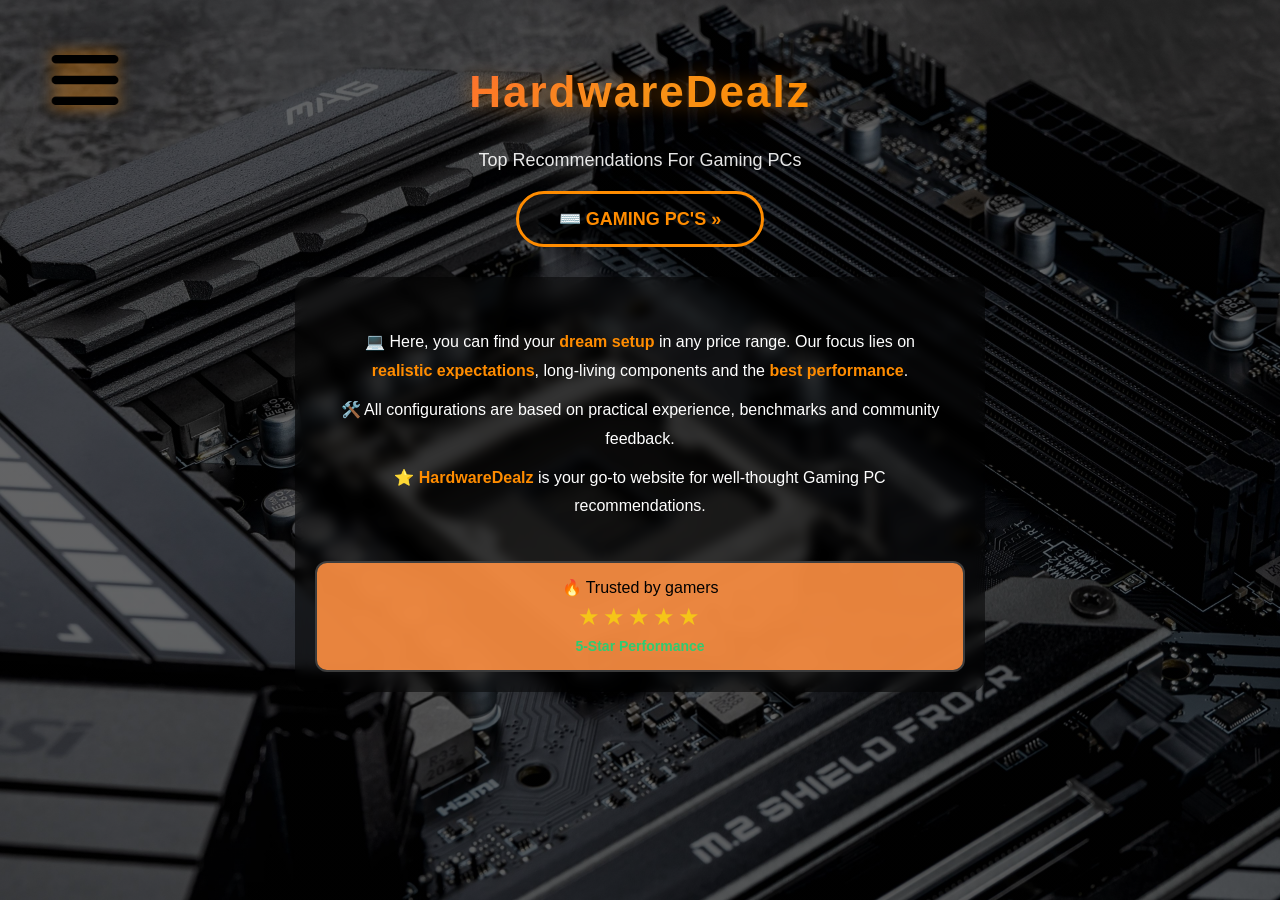
<file: index.html>
<!DOCTYPE html>
<html lang="en">
<head>
    <meta charset="UTF-8">
    <title>HardwareDealz</title>
    <link rel="stylesheet" href="style.css">
    <meta name="viewport" content="width=device-width, initial-scale=1.0">
</head>
<body>

<div class="hero">
    <a href="index.html" class="icon">
        <img src="img/IMG_7681.PNG" alt="Icon">
    </a>

    <div class="hero-content">
        <h1>Hardware<b>Dealz</b></h1>
        <h2 class="subtitle">Top Recommendations For Gaming PCs</h2>
        <a href="pc.html" class="btn">⌨️ GAMING PC'S »</a>
    </div>

    <div class="content">
        <p class="content-text">
            💻 Here, you can find your <strong>dream setup</strong> in any price range.
            Our focus lies on <span class="highlight">realistic expectations</span>,
            long-living components and the <strong>best performance</strong>.
            <br><br>
            🛠️ All configurations are based on practical experience, benchmarks and
            community feedback.
            <br><br>
            ⭐ <strong>Hardware<span class="dealz">Dealz</span></strong> is your go-to website
            for well-thought Gaming PC recommendations.
        </p>

        <div class="rating-box">
            🔥 Trusted by gamers
            <div class="stars">★★★★★</div>
            <span class="rating-text">5-Star Performance</span>
        </div>
    </div>
</div>

</body>
</html>
</file>
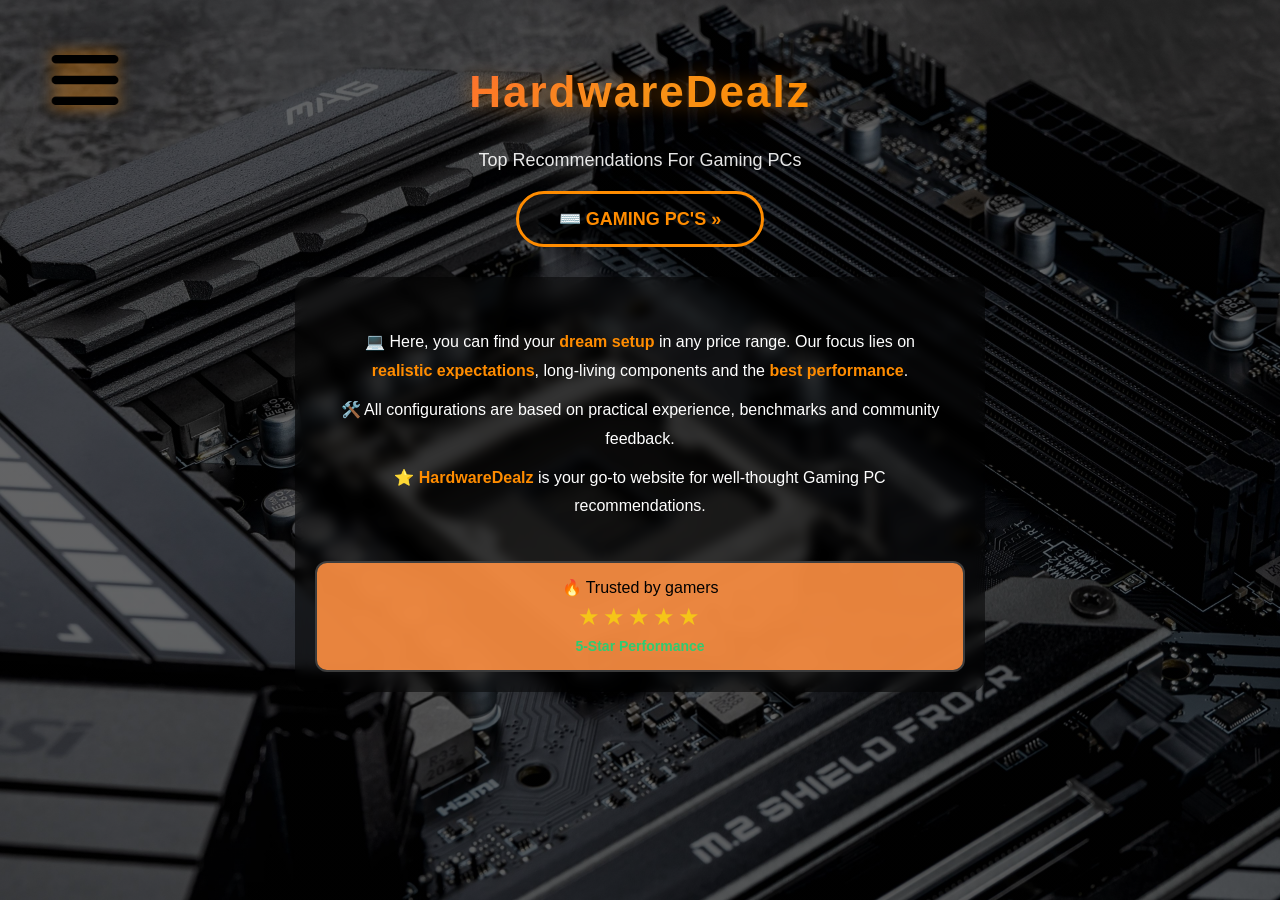
<file: main.html>
<!DOCTYPE html>
<html lang="en">
<head>
    <meta charset="UTF-8">
    <title>HardwareDealz</title>
    <link rel="stylesheet" href="style.css">
</head>
<body>

<div class="hero">
    <a href="main.html" class="icon">
        <img src="img/IMG_7681.PNG" alt="Icon">
    </a>

    <div class="hero-content">
        <h1>Hardware<b>Dealz</b></h1>
        <h2 class="subtitle">Top Recommendations For Gaming PCs</h2>
        <a href="Pc.html" class="btn">⌨️ GAMING PC'S »</a>
    </div>

    <div class="content">
        <p class="content-text">
            💻 Here, you can find your <strong>dream setup</strong> in any price range.
            Our focus lies on <span class="highlight">realistic expectations</span>,
            long-living components and the <strong>best performance</strong>.
            <br><br>
            🛠️ All configurations are based on practical experience, benchmarks and
            community feedback.
            <br><br>
            ⭐ <strong>Hardware<span class="dealz">Dealz</span></strong> is your go-to website
            for well-thought Gaming PC recommendations.
        </p>

        <div class="rating-box">
            🔥 Trusted by gamers
            <div class="stars">★★★★★</div>
            <span class="rating-text">5-Star Performance</span>
        </div>
    </div>
</div>

</body>
</html>
</file>
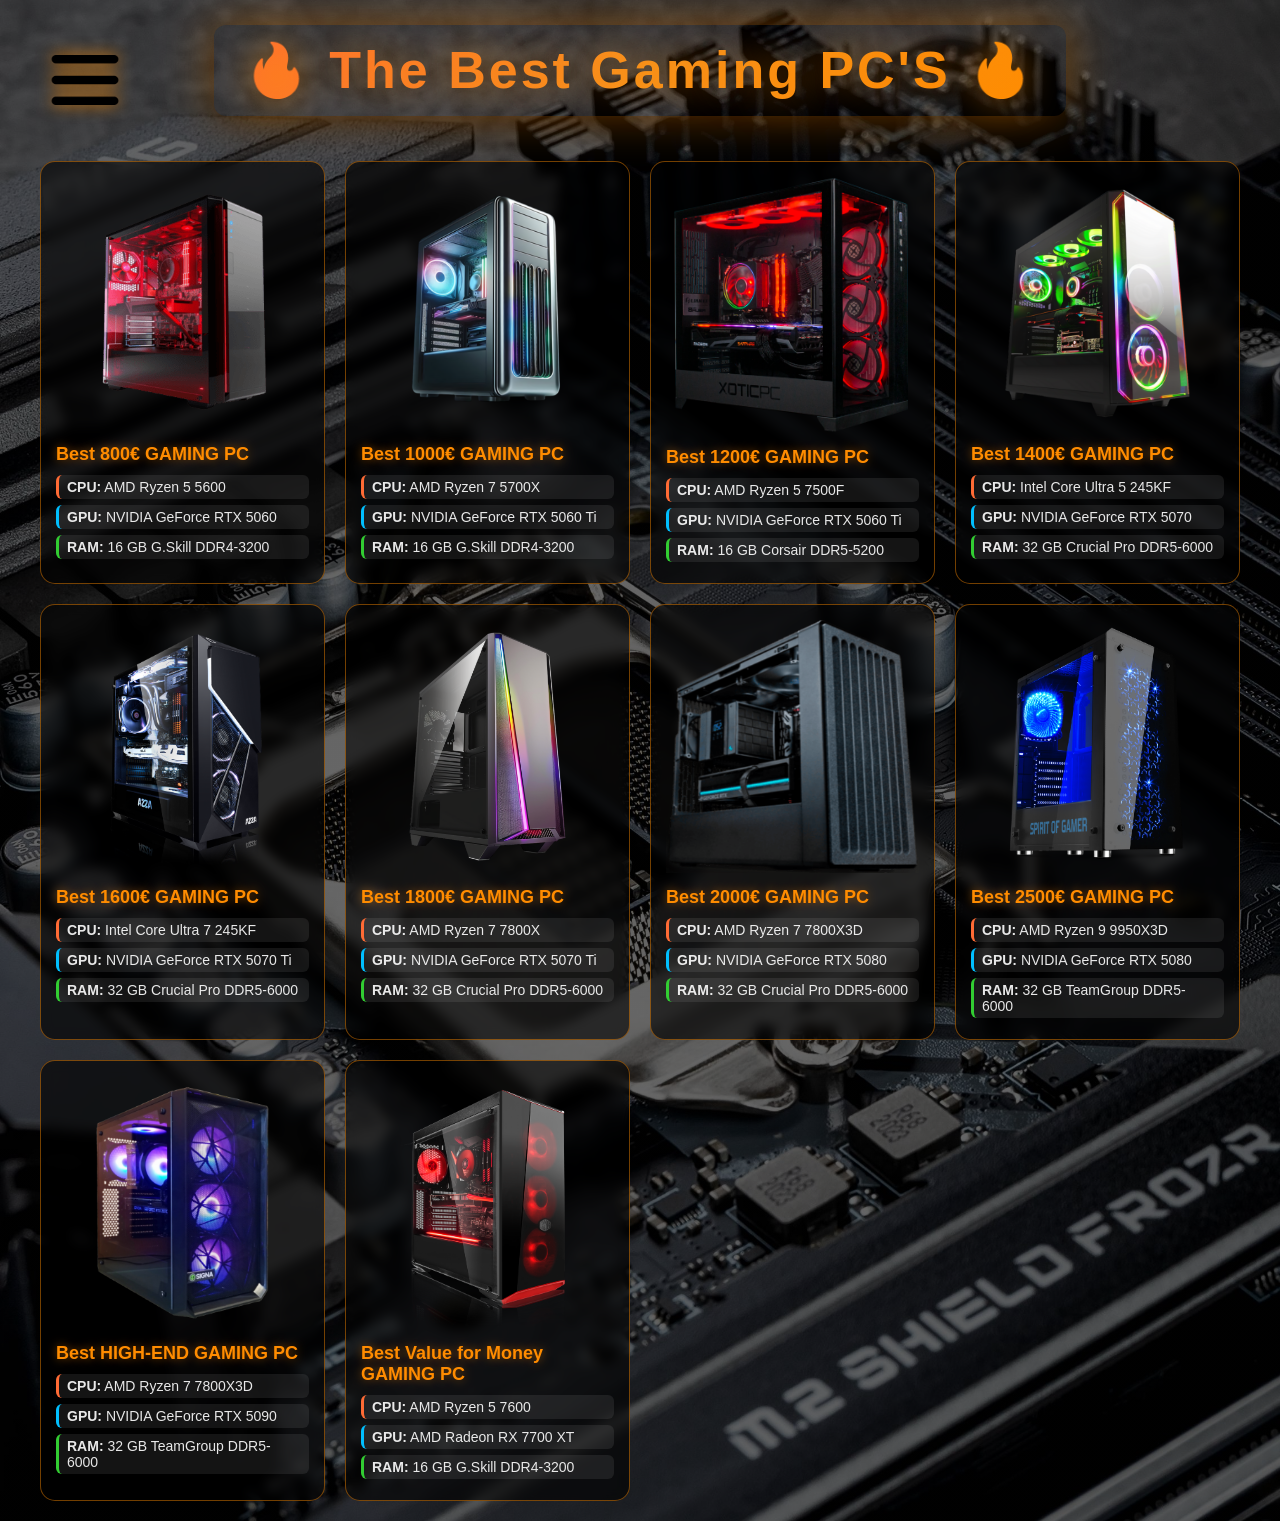
<file: Pc.html>
<!DOCTYPE html>
<html lang="en">
<head>
    <meta charset="UTF-8">
    <meta name="viewport" content="width=device-width, initial-scale=1.0">
    <title>My PC List</title>
    <link rel="stylesheet" href="PcStyle.css">
</head>
<body>

    <div class="icon">
        <a href="main.html"><img src="img/IMG_7681.PNG" alt="Home"></a>
    </div>

    <h1>🔥 The Best Gaming PC'S 🔥</h1>

    <div class="container">

        <div class="card">
            <div class="image"><img src="img/C1.png" alt="Best 800€ GAMING PC" width="200" height="200"></div>
            <h2>Best 800€ GAMING PC</h2>
            <p><strong>CPU:</strong> AMD Ryzen 5 5600</p>
            <p><strong>GPU:</strong> NVIDIA GeForce RTX 5060</p>
            <p><strong>RAM:</strong> 16 GB G.Skill DDR4-3200</p>
        </div>

        <div class="card">
            <div class="image"><img src="img/C2.png" alt="Best 1000€ GAMING PC" width="200" height="200"></div>
            <h2>Best 1000€ GAMING PC</h2>
            <p><strong>CPU:</strong> AMD Ryzen 7 5700X</p>
            <p><strong>GPU:</strong> NVIDIA GeForce RTX 5060 Ti</p>
            <p><strong>RAM:</strong> 16 GB G.Skill DDR4-3200</p>
        </div>

        <div class="card">
            <div class="image"><img src="img/C3.png" alt="Best 1200€ GAMING PC" width="200" height="200"></div>
            <h2>Best 1200€ GAMING PC</h2>
            <p><strong>CPU:</strong> AMD Ryzen 5 7500F</p>
            <p><strong>GPU:</strong> NVIDIA GeForce RTX 5060 Ti</p>
            <p><strong>RAM:</strong> 16 GB Corsair DDR5-5200</p>
        </div>

        <div class="card">
            <div class="image"><img src="img/C4.webp" alt="Best 1400€ GAMING PC" width="200" height="200"></div>
            <h2>Best 1400€ GAMING PC</h2>
            <p><strong>CPU:</strong> Intel Core Ultra 5 245KF</p>
            <p><strong>GPU:</strong> NVIDIA GeForce RTX 5070</p>
            <p><strong>RAM:</strong> 32 GB Crucial Pro DDR5-6000</p>
        </div>

        <div class="card">
            <div class="image"><img src="img/C5.png" alt="Best 1600€ GAMING PC" width="200" height="200"></div>
            <h2>Best 1600€ GAMING PC</h2>
            <p><strong>CPU:</strong> Intel Core Ultra 7 245KF</p>
            <p><strong>GPU:</strong> NVIDIA GeForce RTX 5070 Ti</p>
            <p><strong>RAM:</strong> 32 GB Crucial Pro DDR5-6000</p>
        </div>

        <div class="card">
            <div class="image"><img src="img/C6.webp" alt="Best 1800€ GAMING PC" width="200" height="200"></div>
            <h2>Best 1800€ GAMING PC</h2>
            <p><strong>CPU:</strong> AMD Ryzen 7 7800X</p>
            <p><strong>GPU:</strong> NVIDIA GeForce RTX 5070 Ti</p>
            <p><strong>RAM:</strong> 32 GB Crucial Pro DDR5-6000</p>
        </div>

        <div class="card">
            <div class="image"><img src="img/imresizer-C7.png" alt="Best 2000€ GAMING PC" width="200" height="200"></div>
            <h2>Best 2000€ GAMING PC</h2>
            <p><strong>CPU:</strong> AMD Ryzen 7 7800X3D</p>
            <p><strong>GPU:</strong> NVIDIA GeForce RTX 5080</p>
            <p><strong>RAM:</strong> 32 GB Crucial Pro DDR5-6000</p>
        </div>

        <div class="card">
            <div class="image"><img src="img/C8 (2).png" alt="Best 2500€ GAMING PC" width="200" height="200"></div>
            <h2>Best 2500€ GAMING PC</h2>
            <p><strong>CPU:</strong> AMD Ryzen 9 9950X3D</p>
            <p><strong>GPU:</strong> NVIDIA GeForce RTX 5080</p>
            <p><strong>RAM:</strong> 32 GB TeamGroup DDR5-6000</p>
        </div>

        <div class="card">
            <div class="image"><img src="img/imresizer-C11 (1).png" alt="Best HIGH-END GAMING PC" width="200" height="300"></div>
            <h2>Best HIGH-END GAMING PC</h2>
            <p><strong>CPU:</strong> AMD Ryzen 7 7800X3D</p>
            <p><strong>GPU:</strong> NVIDIA GeForce RTX 5090</p>
            <p><strong>RAM:</strong> 32 GB TeamGroup DDR5-6000</p>
        </div>

        <div class="card">
            <div class="image"><img src="img/C10.png" alt="Best Value for Money GAMING PC" width="200" height="200"></div>
            <h2>Best Value for Money GAMING PC</h2>
            <p><strong>CPU:</strong> AMD Ryzen 5 7600</p>
            <p><strong>GPU:</strong> AMD Radeon RX 7700 XT</p>
            <p><strong>RAM:</strong> 16 GB G.Skill DDR4-3200</p>
        </div>

    </div>

</body>
</html>

</html>
</file>
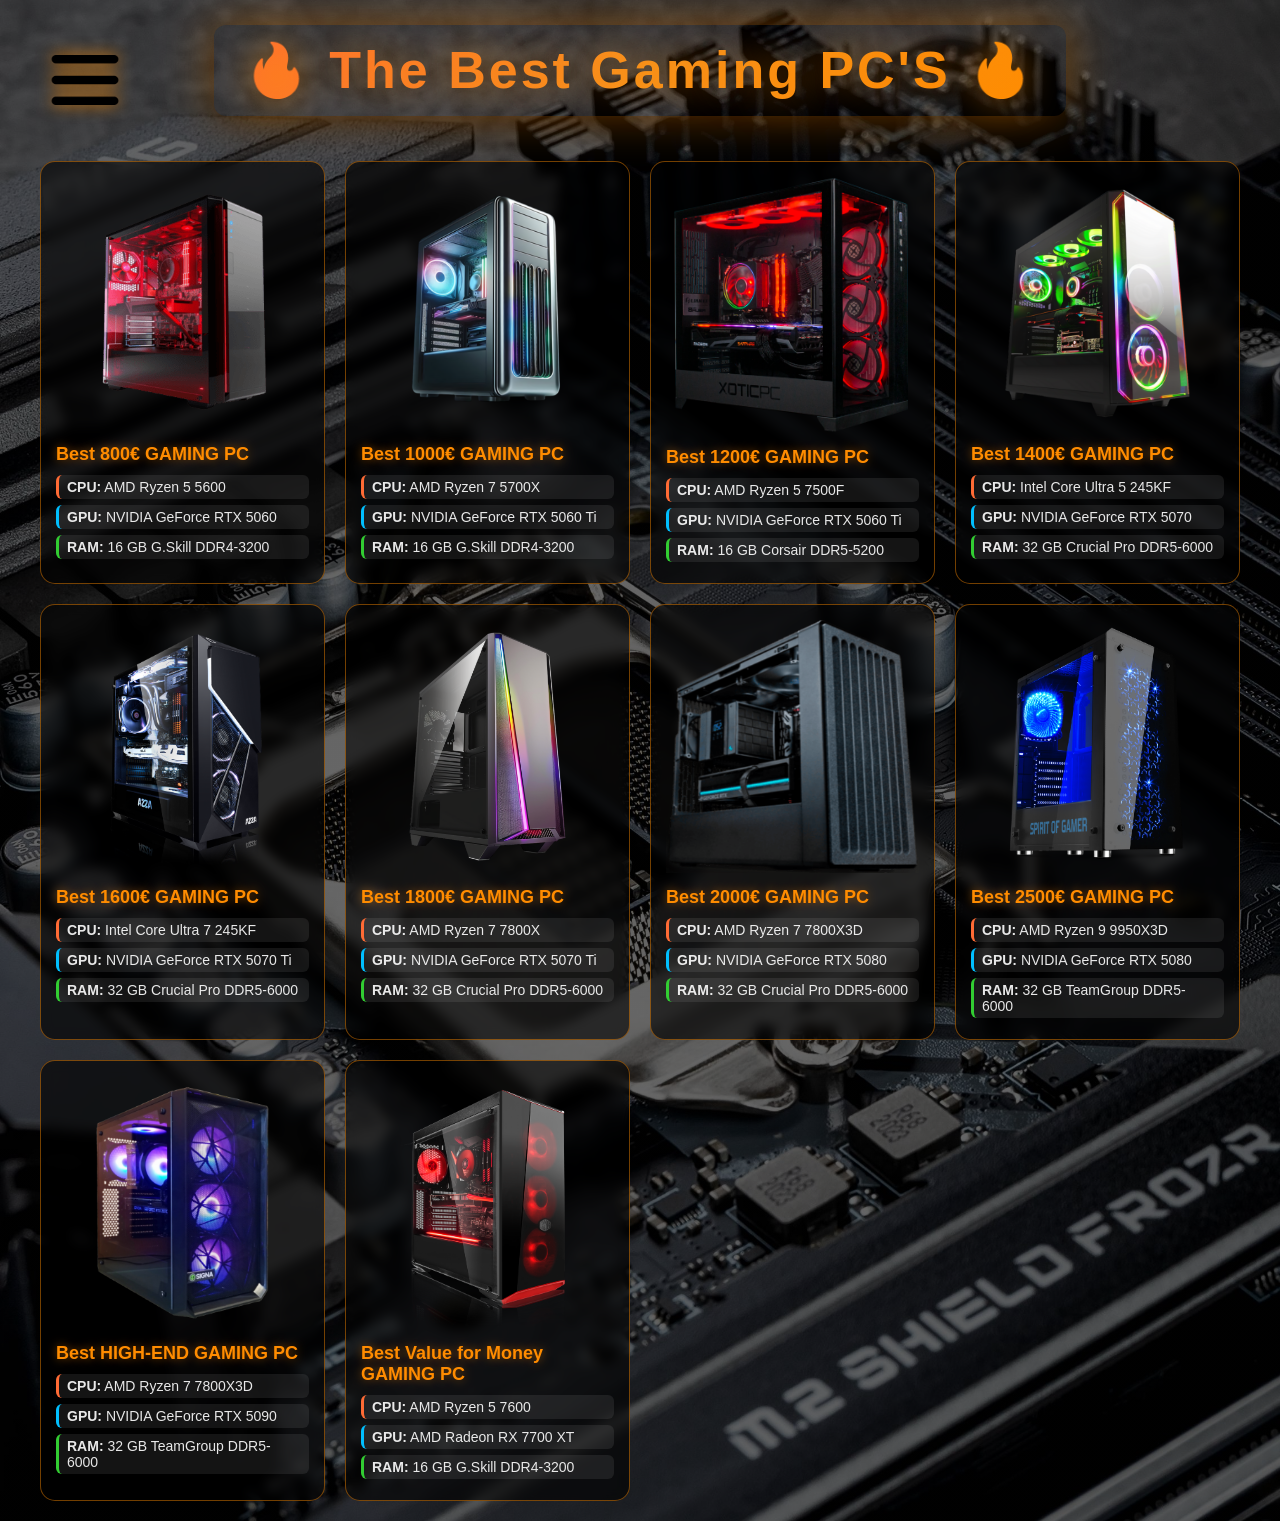
<file: pc.html>
<!DOCTYPE html>
<html lang="en">
<head>
    <meta charset="UTF-8">
    <meta name="viewport" content="width=device-width, initial-scale=1.0">
    <title>My PC List</title>
    <link rel="stylesheet" href="PcStyle.css">
</head>
<body>

    <div class="icon">
        <a href="index.html"><img src="img/IMG_7681.PNG" alt="Home"></a>
    </div>

    <h1>🔥 The Best Gaming PC'S 🔥</h1>

    <div class="container">

        <div class="card">
            <div class="image"><img src="img/C1.png" alt="Best 800€ GAMING PC" width="200" height="200"></div>
            <h2>Best 800€ GAMING PC</h2>
            <p><strong>CPU:</strong> AMD Ryzen 5 5600</p>
            <p><strong>GPU:</strong> NVIDIA GeForce RTX 5060</p>
            <p><strong>RAM:</strong> 16 GB G.Skill DDR4-3200</p>
        </div>

        <div class="card">
            <div class="image"><img src="img/C2.png" alt="Best 1000€ GAMING PC" width="200" height="200"></div>
            <h2>Best 1000€ GAMING PC</h2>
            <p><strong>CPU:</strong> AMD Ryzen 7 5700X</p>
            <p><strong>GPU:</strong> NVIDIA GeForce RTX 5060 Ti</p>
            <p><strong>RAM:</strong> 16 GB G.Skill DDR4-3200</p>
        </div>

        <div class="card">
            <div class="image"><img src="img/C3.png" alt="Best 1200€ GAMING PC" width="200" height="200"></div>
            <h2>Best 1200€ GAMING PC</h2>
            <p><strong>CPU:</strong> AMD Ryzen 5 7500F</p>
            <p><strong>GPU:</strong> NVIDIA GeForce RTX 5060 Ti</p>
            <p><strong>RAM:</strong> 16 GB Corsair DDR5-5200</p>
        </div>

        <div class="card">
            <div class="image"><img src="img/C4.webp" alt="Best 1400€ GAMING PC" width="200" height="200"></div>
            <h2>Best 1400€ GAMING PC</h2>
            <p><strong>CPU:</strong> Intel Core Ultra 5 245KF</p>
            <p><strong>GPU:</strong> NVIDIA GeForce RTX 5070</p>
            <p><strong>RAM:</strong> 32 GB Crucial Pro DDR5-6000</p>
        </div>

        <div class="card">
            <div class="image"><img src="img/C5.png" alt="Best 1600€ GAMING PC" width="200" height="200"></div>
            <h2>Best 1600€ GAMING PC</h2>
            <p><strong>CPU:</strong> Intel Core Ultra 7 245KF</p>
            <p><strong>GPU:</strong> NVIDIA GeForce RTX 5070 Ti</p>
            <p><strong>RAM:</strong> 32 GB Crucial Pro DDR5-6000</p>
        </div>

        <div class="card">
            <div class="image"><img src="img/C6.webp" alt="Best 1800€ GAMING PC" width="200" height="200"></div>
            <h2>Best 1800€ GAMING PC</h2>
            <p><strong>CPU:</strong> AMD Ryzen 7 7800X</p>
            <p><strong>GPU:</strong> NVIDIA GeForce RTX 5070 Ti</p>
            <p><strong>RAM:</strong> 32 GB Crucial Pro DDR5-6000</p>
        </div>

        <div class="card">
            <div class="image"><img src="img/imresizer-C7.png" alt="Best 2000€ GAMING PC" width="200" height="200"></div>
            <h2>Best 2000€ GAMING PC</h2>
            <p><strong>CPU:</strong> AMD Ryzen 7 7800X3D</p>
            <p><strong>GPU:</strong> NVIDIA GeForce RTX 5080</p>
            <p><strong>RAM:</strong> 32 GB Crucial Pro DDR5-6000</p>
        </div>

        <div class="card">
            <div class="image"><img src="img/C8 (2).png" alt="Best 2500€ GAMING PC" width="200" height="200"></div>
            <h2>Best 2500€ GAMING PC</h2>
            <p><strong>CPU:</strong> AMD Ryzen 9 9950X3D</p>
            <p><strong>GPU:</strong> NVIDIA GeForce RTX 5080</p>
            <p><strong>RAM:</strong> 32 GB TeamGroup DDR5-6000</p>
        </div>

        <div class="card">
            <div class="image"><img src="img/imresizer-C11 (1).png" alt="Best HIGH-END GAMING PC" width="200" height="300"></div>
            <h2>Best HIGH-END GAMING PC</h2>
            <p><strong>CPU:</strong> AMD Ryzen 7 7800X3D</p>
            <p><strong>GPU:</strong> NVIDIA GeForce RTX 5090</p>
            <p><strong>RAM:</strong> 32 GB TeamGroup DDR5-6000</p>
        </div>

        <div class="card">
            <div class="image"><img src="img/C10.png" alt="Best Value for Money GAMING PC" width="200" height="200"></div>
            <h2>Best Value for Money GAMING PC</h2>
            <p><strong>CPU:</strong> AMD Ryzen 5 7600</p>
            <p><strong>GPU:</strong> AMD Radeon RX 7700 XT</p>
            <p><strong>RAM:</strong> 16 GB G.Skill DDR4-3200</p>
        </div>

    </div>

</body>
</html>

</html>
</file>
<file: style.css>
html, body {
    margin: 0;
    padding: 0;
    width: 100%;
    box-sizing: border-box;
    overflow-x: hidden;
    font-family: Arial, sans-serif;
    scroll-behavior: smooth;
}

body {
    background: linear-gradient(to top, rgba(0, 0, 0, 0.6) 50%, rgba(0, 0, 0, 0.6) 50%), url(img/LBGO0131.JPG) center/cover no-repeat;
    display: flex;
    justify-content: center;
    min-height: 100vh;
}

.hero {
    width: 100%;
    display: flex;
    flex-direction: column;
    align-items: center;
}

.icon {
    position: fixed;
    top: 30px;
    left: 35px;
    z-index: 10;
}

.icon img {
    width: 100px;
    height: 100px;
    cursor: pointer;
    transition: 0.3s ease;
    filter: drop-shadow(0 0 8px rgba(255, 140, 0, 0.8));
}

.icon:hover img {
    filter: drop-shadow(0 0 15px rgba(255, 140, 0, 1));
    transform: scale(1.1);
}

.hero-content {
    text-align: center;
    margin-top: 30px;
}

h1 {
    font-family: "Lucida Sans", sans-serif;
    font-size: 44px;
    font-weight: 900;
    margin-bottom: 10px;
    background: linear-gradient(135deg, #ff6b35 0%, #f7931e 50%, #ff8c00 100%);
    -webkit-background-clip: text;
    -webkit-text-fill-color: transparent;
    background-clip: text;
    text-shadow: 0 0 20px rgba(255, 140, 0, 0.4);
    letter-spacing: 2px;
    display: inline-block;
    padding: 8px 15px;
    border-radius: 8px;
}

.subtitle {
    font-family: "Lucida Sans", sans-serif;
    color: rgba(255, 255, 255, 0.9);
    font-size: 18px;
    margin-bottom: 20px;
    font-weight: 500;
}

.btn {
    display: inline-block;
    padding: 14px 40px;
    border: 3px solid #ff8c00;
    border-radius: 30px;
    color: #ff8c00;
    font-weight: bold;
    font-size: 18px;
    text-decoration: none;
    transition: 0.3s ease;
    background: rgba(0, 0, 0, 0.5);
}

.btn:hover {
    background-color: #ff8c00;
    color: white;
    transform: scale(1.1);
    box-shadow: 0 0 20px rgba(255, 140, 0, 0.6);
}

.content {
    margin-top: 30px;
    padding: 20px;
    min-height: 320px;
    max-width: 650px;
    text-align: center;
    background: rgba(0, 0, 0, 0.5);
    border-radius: 15px;
    backdrop-filter: blur(6px);
}

.content-text {
    font-size: 16px;
    line-height: 1.8;
    color: #fff;
    padding: 15px 20px;
}

.content-text strong {
    color: #ff8c00;
}

.content-text br {
    display: block;
    content: "";
    margin: 10px 0;
}

.highlight {
    color: #ff8c00;
    font-weight: 600;
}

.dealz {
    font-weight: 700;
}

.rating-box {
    margin-top: 25px;
    padding: 15px;
    border: 2px solid #3c3c3c;
    border-radius: 12px;
    background: rgba(255, 145, 67, 0.9);
    text-align: center;
}

.stars {
    font-size: 24px;
    color: #f5c518;
    letter-spacing: 3px;
    margin: 6px 0;
}

.rating-text {
    font-size: 14px;
    font-weight: 600;
    color: #2ecc71;
}
</file>
<file: PcStyle.css>
html,
body {
    margin: 0;
    padding: 0;
    width: 100%;
    box-sizing: border-box;
    overflow-x: hidden;
    font-family: Arial, sans-serif;
    scroll-behavior: smooth;
}

body {
    background: linear-gradient(to top, rgba(0, 0, 0, 0.6) 50%, rgba(0, 0, 0, 0.6) 50%), url(img/LBGO0131.JPG) center/cover no-repeat;
    min-height: 100vh;
}

.hero {
    width: 100%;
    display: flex;
    flex-direction: column;
    align-items: center;
}

.icon {
    position: absolute;
    top: 30px;
    left: 35px;
    z-index: 10;
}

.icon img {
    width: 100px;
    height: 100px;
    cursor: pointer;
    transition: 0.3s ease;
    filter: drop-shadow(0 0 8px rgba(255, 140, 0, 0.8));
}

.icon:hover img {
    filter: drop-shadow(0 0 15px rgba(255, 140, 0, 1));
    transform: scale(1.1);
}

h1 {
    font-family: "Lucida Sans", sans-serif;
    font-size: 52px;
    font-weight: 900;
    text-align: center;
    background: linear-gradient(135deg, #ff6b35 0%, #f7931e 50%, #ff8c00 100%);
    -webkit-background-clip: text;
    -webkit-text-fill-color: transparent;
    background-clip: text;
    text-shadow: 0 0 40px rgba(255, 140, 0, 0.6);
    letter-spacing: 3px;
    padding: 15px 30px;
    border-radius: 12px;
    margin: 25px auto;
    width: fit-content;
    box-shadow: 0 0 50px rgba(255, 140, 0, 0.4), 0 10px 30px rgba(0, 0, 0, 0.5);
}

.container {
    display: grid;
    grid-template-columns: repeat(4, 1fr);
    gap: 20px;
    padding: 20px;
    max-width: 1200px;
    margin: 0 auto;
    width: 100%;
}

.card {
    background: rgba(0, 0, 0, 0.6);
    border: 1px solid rgba(255, 140, 0, 0.452);
    padding: 15px;
    gap: 15px;
    border-radius: 15px;
    animation: popIn 0.6s ease;
    backdrop-filter: blur(6px);
    transition: transform 0.3s ease, box-shadow 0.3s ease, border-color 0.3s ease;
}

.card:hover {
    transform: scale(1.03);
    box-shadow: 0 10px 30px rgba(255, 140, 0, 0.4);
    border-color: rgba(255, 140, 0, 0.7);
}

transform: scale(1.03);
box-shadow: 0 10px 25px rgba(255, 140, 0, 0.3);
border-color: rgba(255, 140, 0, 0.6);
}

.image {
    width: 400px;
    height: 400px;
    background-color: rgba(0, 0, 0, 0.3);
    border-radius: 10px;
    overflow: hidden;
    margin-bottom: 10px;
    display: flex;
    align-items: center;
    justify-content: center;
}

.image img {
    width: 100%;
    height: 100%;
    object-fit: cover;
    object-position: center;
}

h2 {
    font-size: 18px;
    margin: 10px 0;
    color: #ff8c00;
    font-weight: 700;
    text-shadow: 0 0 10px rgba(255, 140, 0, 0.5);
}

p {
    font-size: 14px;
    color: rgba(255, 255, 255, 0.9);
    margin: 6px 0;
    padding: 4px 8px;
    background: rgba(255, 255, 255, 0.08);
    border-radius: 6px;
    border-left: 3px solid;
}

p:nth-of-type(1) {
    border-left-color: #ff6b35;
}

p:nth-of-type(2) {
    border-left-color: #00bfff;
}

p:nth-of-type(3) {
    border-left-color: #32cd32;
}

@keyframes fadeIn {
    from {
        opacity: 0;
    }

    to {
        opacity: 1;
    }
}

@keyframes popIn {
    from {
        transform: translateY(10px);
        opacity: 0;
    }

    to {
        transform: translateY(0);
        opacity: 1;
    }
}
</file>
